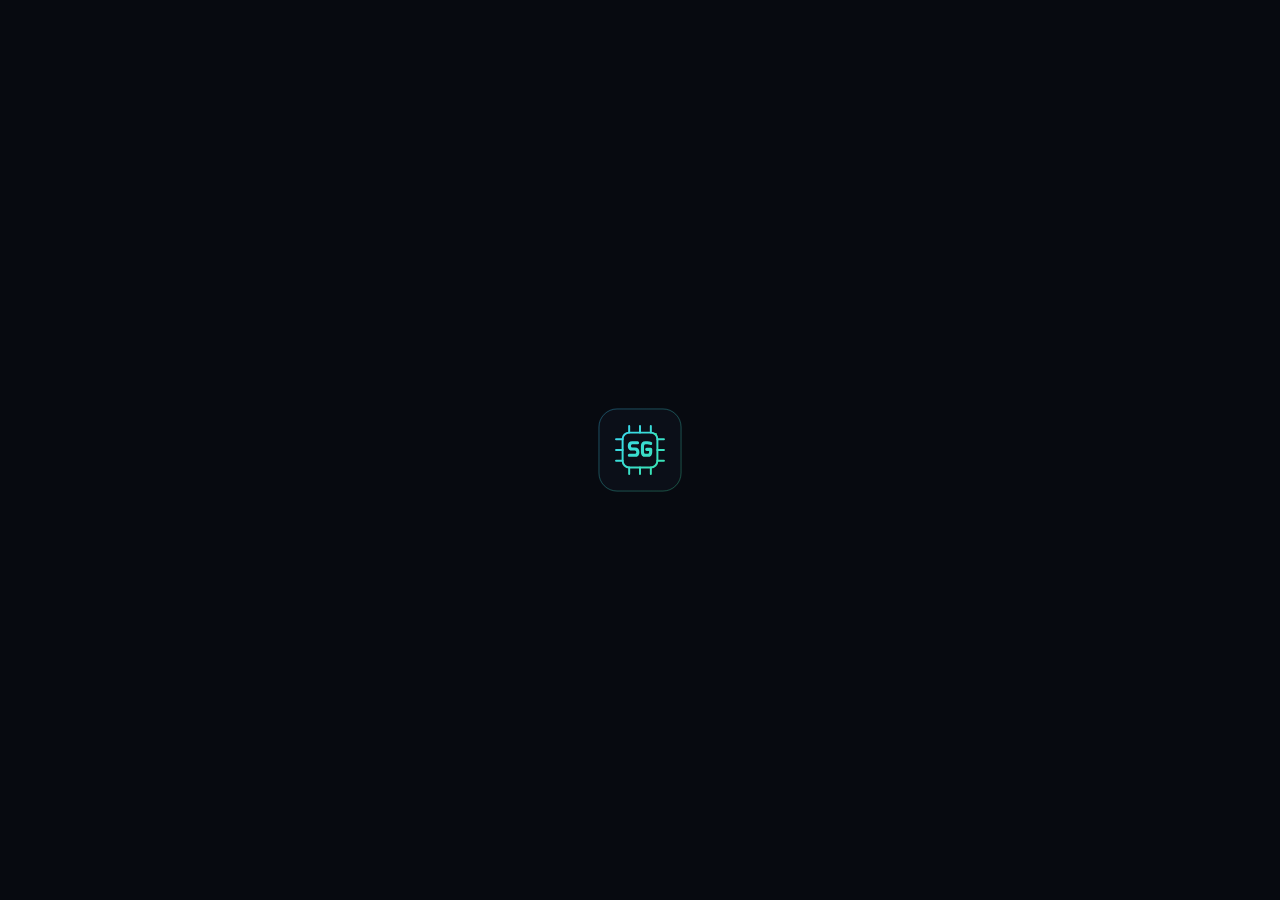
<file: index.html>
<!DOCTYPE html>
<html lang="ar" dir="rtl">
<head>
<meta charset="UTF-8">
<meta name="viewport" content="width=device-width, initial-scale=1, viewport-fit=cover">
<title>تسجيل الدخول | مختبر الإلكترونيات والحاسوب — SG</title>
<meta name="description" content="مختبر الإلكترونيات والحاسوب — صالح غره. تسجيل الدخول للطلاب والمعلم.">
<meta name="theme-color" content="#070a10">
<meta name="color-scheme" content="dark">
<meta name="mobile-web-app-capable" content="yes">
<meta name="apple-mobile-web-app-capable" content="yes">
<meta name="apple-mobile-web-app-status-bar-style" content="black-translucent">
<meta property="og:type" content="website">
<meta property="og:title" content="مختبر الإلكترونيات والحاسوب — صالح غره">
<meta property="og:description" content="Electronics · Arduino · ESP32 · Programming">
<meta property="og:image" content="og-image.png">
<meta property="og:image:width" content="1200"><meta property="og:image:height" content="630">
<meta name="twitter:card" content="summary_large_image">
<meta name="twitter:image" content="og-image.png">
<link rel="manifest" href="manifest.webmanifest">
<link rel="icon" type="image/svg+xml" href="favicon.svg">
<link rel="icon" type="image/png" sizes="32x32" href="favicon-32.png">
<link rel="apple-touch-icon" href="apple-touch-icon.png">
<link rel="preconnect" href="https://fonts.googleapis.com"><link rel="preconnect" href="https://fonts.gstatic.com" crossorigin>
<link href="https://fonts.googleapis.com/css2?family=Tajawal:wght@400;500;700;800&family=JetBrains+Mono:wght@400;600&display=swap" rel="stylesheet">
<style>
:root{--bg:#070a10;--bg-soft:#0b0f18;--surface:#0f1523;--surface-2:#141c2e;--cyan:#3ad6ff;--green:#39e6a0;--amber:#ffb545;--red:#ff6b6b;--text:#eaf2fb;--muted:#8fa0ba;--line:rgba(143,160,186,.18)}
*{box-sizing:border-box;margin:0}
html,body{min-height:100%}
body{background:var(--bg);color:var(--text);font-family:'Tajawal',system-ui,sans-serif;display:flex;align-items:center;justify-content:center;padding:20px;min-height:100vh;min-height:100dvh;position:relative;overflow-x:hidden}
body::before{content:"";position:fixed;inset:0;background-image:linear-gradient(rgba(58,214,255,.05) 1px,transparent 1px),linear-gradient(90deg,rgba(58,214,255,.05) 1px,transparent 1px);background-size:44px 44px;mask-image:radial-gradient(ellipse at center,#000 30%,transparent 75%);-webkit-mask-image:radial-gradient(ellipse at center,#000 30%,transparent 75%);pointer-events:none}
.glow{position:fixed;width:520px;height:520px;border-radius:50%;filter:blur(10px);pointer-events:none}
.g1{top:-220px;right:-160px;background:radial-gradient(circle,rgba(58,214,255,.16),transparent 65%)}
.g2{bottom:-240px;left:-180px;background:radial-gradient(circle,rgba(57,230,160,.12),transparent 65%)}
.card{position:relative;width:100%;max-width:420px;background:linear-gradient(180deg,var(--surface),var(--bg-soft));border:1px solid var(--line);border-radius:22px;padding:34px 28px 26px;box-shadow:0 24px 70px rgba(0,0,0,.55),0 0 0 1px rgba(58,214,255,.04) inset}
.logo{display:block;width:104px;height:104px;margin:0 auto 14px;filter:drop-shadow(0 0 22px rgba(58,214,255,.28))}
h1{font-size:1.45rem;text-align:center;font-weight:800;line-height:1.35}
h1 span{background:linear-gradient(90deg,var(--cyan),var(--green));-webkit-background-clip:text;background-clip:text;color:transparent}
.sub{text-align:center;color:var(--muted);font-size:.86rem;margin:6px 0 22px;font-family:'JetBrains Mono',monospace;letter-spacing:.08em;direction:ltr}
label{display:block;font-size:.9rem;color:var(--muted);margin:14px 0 6px}
.field{position:relative}
input{width:100%;background:var(--bg);border:1px solid var(--line);border-radius:12px;padding:13px 14px;color:var(--text);font:inherit;font-size:1.05rem;outline:none;transition:border-color .15s,box-shadow .15s;direction:ltr;text-align:left}
input::placeholder{color:#5b6a82;direction:rtl}
input:focus{border-color:var(--cyan);box-shadow:0 0 0 3px rgba(58,214,255,.14)}
.eye{position:absolute;top:50%;left:8px;transform:translateY(-50%);background:none;border:0;color:var(--muted);padding:8px;cursor:pointer;font-size:1.05rem}
#c{padding-left:44px}
.btn{width:100%;margin-top:20px;border:0;border-radius:12px;padding:14px;font:inherit;font-size:1.05rem;font-weight:800;color:#04141c;cursor:pointer;background:linear-gradient(135deg,var(--cyan),var(--green));box-shadow:0 8px 24px rgba(58,214,255,.22);transition:transform .12s,filter .12s,opacity .12s}
.btn:hover{filter:brightness(1.06)}.btn:active{transform:translateY(1px)}
.btn[disabled]{opacity:.55;cursor:not-allowed;filter:grayscale(.3)}
.msg{min-height:22px;margin-top:14px;text-align:center;font-size:.92rem;line-height:1.5}
.msg.err{color:var(--red)}.msg.warn{color:var(--amber)}.msg.ok{color:var(--green)}
.alt{display:block;width:100%;margin-top:14px;background:none;border:1px solid var(--line);border-radius:12px;padding:12px;color:var(--text);font:inherit;font-size:.98rem;cursor:pointer}
.alt:hover{border-color:var(--cyan);color:var(--cyan)}
.foot{margin-top:18px;text-align:center;color:#5b6a82;font-size:.78rem}
.spin{display:inline-block;width:15px;height:15px;border:2px solid rgba(4,20,28,.35);border-top-color:#04141c;border-radius:50%;animation:s .7s linear infinite;vertical-align:-2px;margin-inline-start:8px}
@keyframes s{to{transform:rotate(360deg)}}
.boot{position:fixed;inset:0;background:var(--bg);display:flex;align-items:center;justify-content:center;z-index:9;transition:opacity .25s}
.boot img{width:84px;height:84px;animation:p 1.3s ease-in-out infinite}
@keyframes p{50%{transform:scale(.93);opacity:.7}}
@media (prefers-reduced-motion:reduce){.boot img,.spin{animation:none}}
</style>
</head>
<body>
<div class="boot" id="boot"><img src="logo.svg" alt=""></div>
<div class="glow g1"></div><div class="glow g2"></div>
<main class="card">
  <img class="logo" src="logo.svg" alt="شعار SG">
  <h1>مختبر الإلكترونيات<br><span>والحاسوب الرقمي</span></h1>
  <div class="sub">SG · ELECTRONICS &amp; CS LAB</div>
  <form id="f" autocomplete="on" novalidate>
    <label for="u">اسم المستخدم (أو كود المعلم)</label>
    <input id="u" name="username" type="text" inputmode="text" autocomplete="username" autocapitalize="none" autocorrect="off" spellcheck="false" placeholder="اكتب هنا" maxlength="80">
    <label for="c">الكود</label>
    <div class="field">
      <input id="c" name="password" type="password" autocomplete="current-password" autocapitalize="none" autocorrect="off" spellcheck="false" placeholder="••••••" maxlength="80">
      <button type="button" class="eye" id="eye" aria-label="إظهار الكود">👁</button>
    </div>
    <button class="btn" id="go" type="submit">دخول</button>
    <div class="msg" id="msg" role="status" aria-live="polite"></div>
  </form>
  <button type="button" class="alt" id="vis">أو تصفّح الموقع كزائر ←</button>
  <div class="foot">ينتهي دخولك عند إغلاق المتصفح، وسيُطلب الكود من جديد</div>
</main>
<script>
(function () {
  'use strict';
  var API = null, $ = function (id) { return document.getElementById(id); };
  var msg = $('msg'), go = $('go'), lockTimer = null;
  function say(t, k) { msg.className = 'msg ' + (k || ''); msg.textContent = t || ''; }
  function ls(k, v) { try { if (v === undefined) return localStorage.getItem(k); if (v === null) localStorage.removeItem(k); else localStorage.setItem(k, v); } catch (e) {} }
  /* علامة الجلسة: تُمسح تلقائياً عند إغلاق التبويب/المتصفح، فيُطلب الكود من جديد */
  function live(v) { try { if (v === undefined) return sessionStorage.getItem('sg_live') === '1'; sessionStorage.setItem('sg_live', '1'); } catch (e) {} }
  function clearLogin() { ls('sg_token', null); ls('sg_role', null); ls('sg_name', null); }
  function hideBoot() { var b = $('boot'); b.style.opacity = 0; setTimeout(function () { b.remove(); }, 260); }

  $('eye').onclick = function () { var c = $('c'); c.type = c.type === 'password' ? 'text' : 'password'; };

  function lock(sec) {
    clearInterval(lockTimer); var end = Date.now() + sec * 1000; go.disabled = true;
    (function tick() {
      var left = Math.max(0, Math.ceil((end - Date.now()) / 1000));
      if (!left) { clearInterval(lockTimer); go.disabled = false; say('يمكنك المحاولة الآن.', 'ok'); return; }
      say('محاولات خاطئة كثيرة. انتظر ' + Math.floor(left / 60) + ':' + String(left % 60).padStart(2, '0') + ' ثم حاول من جديد.', 'warn');
    })();
    lockTimer = setInterval(function () { var l = Math.max(0, Math.ceil((end - Date.now()) / 1000)); if (!l) { clearInterval(lockTimer); go.disabled = false; say('يمكنك المحاولة الآن.', 'ok'); } else say('محاولات خاطئة كثيرة. انتظر ' + Math.floor(l / 60) + ':' + String(l % 60).padStart(2, '0') + ' ثم حاول من جديد.', 'warn'); }, 1000);
  }

  function ask(sw, data) {
    return new Promise(function (res, rej) {
      var ch = new MessageChannel(), t = setTimeout(function () { rej(new Error('sw-timeout')); }, 8000);
      ch.port1.onmessage = function (e) { clearTimeout(t); res(e.data); };
      sw.postMessage(data, [ch.port2]);
    });
  }
  function ready() {
    if (!('serviceWorker' in navigator)) return Promise.reject(new Error('nosw'));
    return navigator.serviceWorker.register('sw.js').then(function () { return navigator.serviceWorker.ready; });
  }
  function enter() { location.replace('app.html'); }

  /* الموقع مفتوح للجميع: بلا جلسة يدخل الزائر مباشرة (نسخة الطالب بلا حصص المعلم).
     نموذج الدخول يظهر فقط عند فتح الرابط ?login=1 أو الضغط على «دخول» داخل الموقع. */
  var wantLogin = /[?&]login\b/.test(location.search) || location.hash === '#login';
  function visitorEntry() {
    if (wantLogin) return hideBoot();
    ready().then(enter, function () { hideBoot(); say('تعذّر فتح الموقع على هذا المتصفح. جرّب Chrome أو Safari حديث، وتأكد أنك لا تتصفح بوضع خاص.', 'err'); });
  }
  $('vis').onclick = function () { ready().then(enter, function () { say('تعذّر فتح الموقع على هذا المتصفح.', 'err'); }); };

  function boot() {
    var tok = ls('sg_token');
    if (!tok) return visitorEntry();
    /* جلسة متصفح جديدة؟ (لا علامة في هذا التبويب) → اسأل الـ SW إن كان تبويب آخر ما زال مسجّلاً، وإلا ادخل كزائر */
    if (!live()) {
      return ready().then(function (reg) { return ask(reg.active, { type: 'alive' }); }).then(function (r) {
        if (r && r.alive) { live(1); check(tok); } else { clearLogin(); visitorEntry(); }
      }, function () { clearLogin(); visitorEntry(); });
    }
    check(tok);
  }
  function check(tok) {
    fetch(API + '/me', { headers: { 'x-sg-token': tok } }).then(function (r) {
      if (r.status === 401) { ls('sg_token', null); ls('sg_role', null); visitorEntry(); return; }
      return r.json().then(function (j) { ls('sg_role', j.role); ls('sg_name', j.name); ready().then(function (reg) { return ask(reg.active, { type: 'login', token: tok, role: j.role }); }).then(enter, enter); });
    }).catch(function () { /* بدون إنترنت: ادخل بالنسخة المحفوظة */ if (ls('sg_role')) enter(); else visitorEntry(); });
  }

  $('f').addEventListener('submit', function (ev) {
    ev.preventDefault();
    var u = $('u').value.trim(), c = $('c').value.trim();
    if (!u && !c) return say('أدخل اسم المستخدم والكود.', 'err');
    go.disabled = true; go.innerHTML = 'جارٍ التحقق<span class="spin"></span>'; say('');
    fetch(API + '/login', { method: 'POST', headers: { 'Content-Type': 'application/json' }, body: JSON.stringify({ u: u, c: c }) })
      .then(function (r) { return r.json().then(function (j) { return { s: r.status, j: j }; }); })
      .then(function (x) {
        if (x.s === 200) {
          return ready().then(function (reg) { return ask(reg.active, { type: 'login', token: x.j.token, role: x.j.role }); }).then(function () {
            ls('sg_token', x.j.token); ls('sg_role', x.j.role); ls('sg_name', x.j.name); live(1);
            say('تم الدخول ✔', 'ok'); enter();
          }, function () { say('تعذّر تجهيز الموقع على هذا المتصفح. جرّب Chrome أو Safari حديث، وتأكد أنك لا تتصفح بوضع خاص.', 'err'); go.disabled = false; go.textContent = 'دخول'; });
        }
        go.textContent = 'دخول';
        if (x.s === 429) { lock(x.j.retry_after || 120); return; }
        go.disabled = false; say(x.j.message || 'تعذّر الدخول.', 'err');
      })
      .catch(function () { go.disabled = false; go.textContent = 'دخول'; say('لا يوجد اتصال بالخادم. تحقق من الإنترنت وحاول مجدداً.', 'err'); });
  });

  fetch('config.js').then(function (r) { return r.text(); }).then(function (t) {
    var m = t.match(/API:\s*'([^']+)'/); API = m && m[1];
    if (!API) throw 0; boot();
  }).catch(function () { hideBoot(); say('خطأ في إعدادات الموقع (config.js).', 'err'); });
})();
</script>
</body>
</html>
</file>
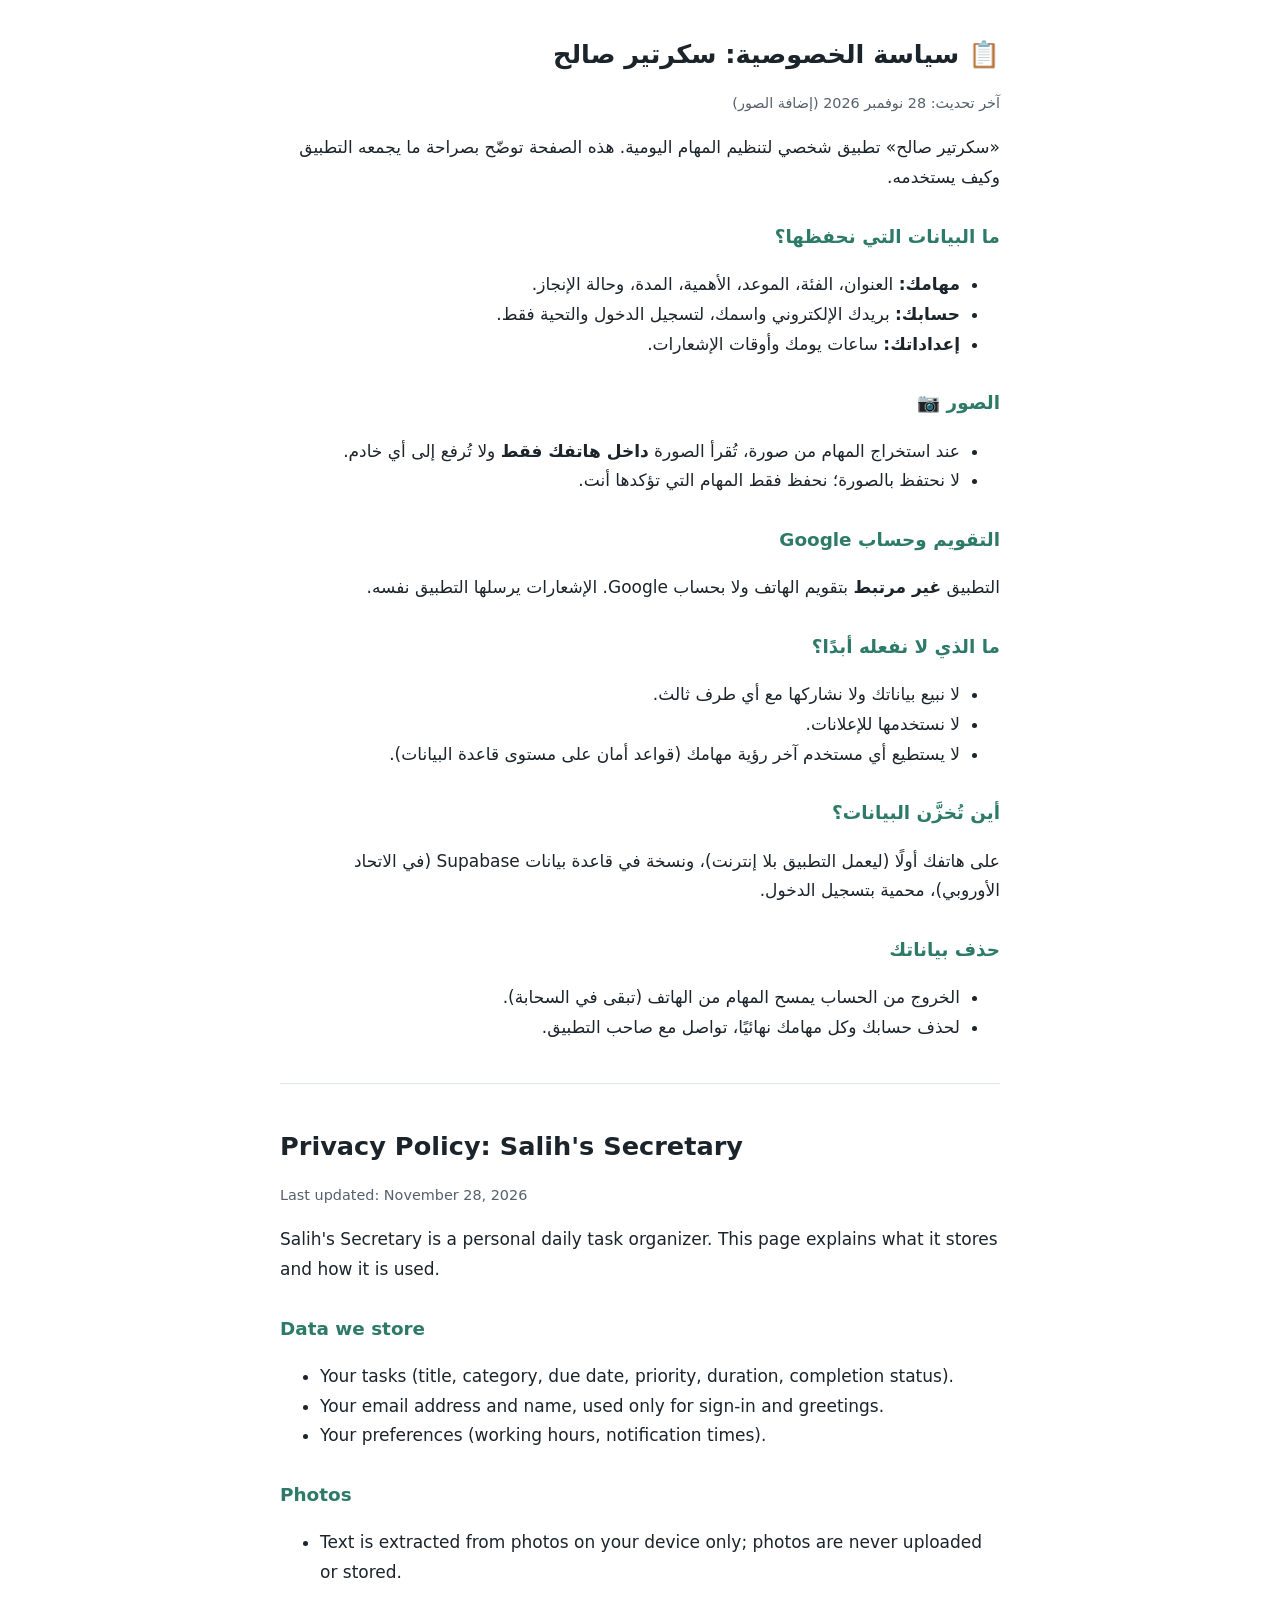
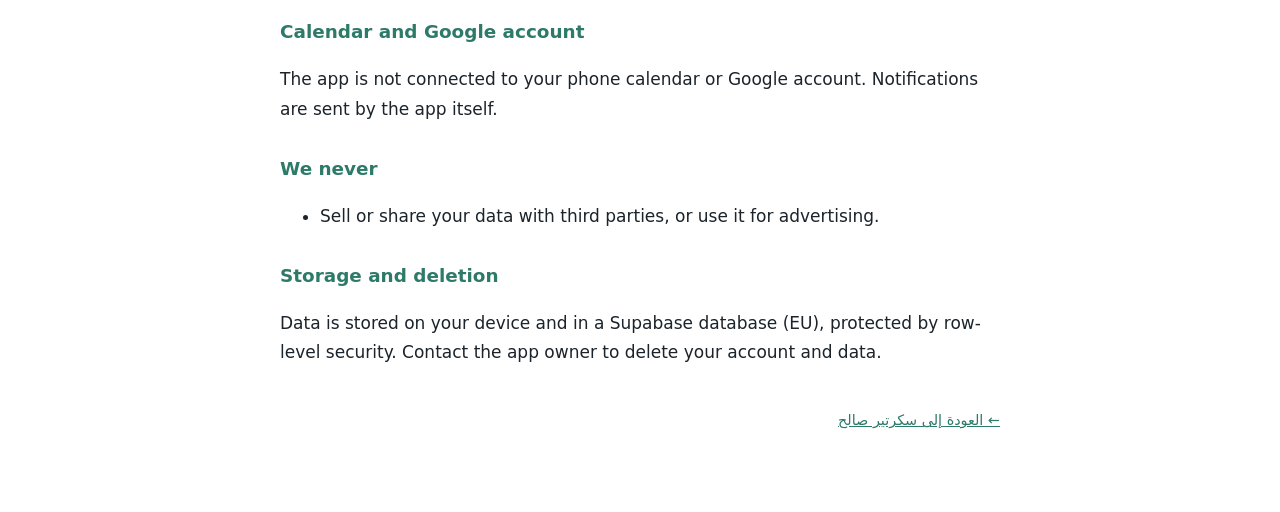
<file: secretary/privacy.html>
<!doctype html>
<html lang="ar" dir="rtl">
<head>
<meta charset="utf-8">
<meta name="viewport" content="width=device-width, initial-scale=1">
<title>سياسة الخصوصية · سكرتير صالح</title>
<meta name="color-scheme" content="dark light">
<style>
  /* صفحة سياسة الخصوصية: يطلبها Google قبل نشر التطبيق (Branding) */
  :root { --bg: #0f1419; --text: #e6edf3; --muted: #8b98a5; --accent: #5fb3a1; --line: #2c3742; }
  @media (prefers-color-scheme: light) { :root { --bg: #ffffff; --text: #1b232b; --muted: #55606b; --accent: #2d7a69; --line: #dde3e8; } }
  body { margin: 0; background: var(--bg); color: var(--text); font: 17px/1.75 system-ui, sans-serif; }
  main { max-width: 720px; margin: 0 auto; padding: 32px 16px 64px; }
  h1 { font-size: 1.6rem; margin: 0 0 4px; }
  h2 { font-size: 1.15rem; margin: 28px 0 8px; color: var(--accent); }
  p, li { color: var(--text); }
  .muted { color: var(--muted); font-size: .9rem; }
  hr { border: 0; border-top: 1px solid var(--line); margin: 40px 0; }
  [lang="en"] { direction: ltr; text-align: left; }
  a { color: var(--accent); }
</style>
</head>
<body>
<main>
  <h1>📋 سياسة الخصوصية: سكرتير صالح</h1>
  <p class="muted">آخر تحديث: 28 نوفمبر 2026 (إضافة الصور)</p>

  <p>«سكرتير صالح» تطبيق شخصي لتنظيم المهام اليومية. هذه الصفحة توضّح بصراحة ما يجمعه التطبيق وكيف يستخدمه.</p>

  <h2>ما البيانات التي نحفظها؟</h2>
  <ul>
    <li><b>مهامك:</b> العنوان، الفئة، الموعد، الأهمية، المدة، وحالة الإنجاز.</li>
    <li><b>حسابك:</b> بريدك الإلكتروني واسمك، لتسجيل الدخول والتحية فقط.</li>
    <li><b>إعداداتك:</b> ساعات يومك وأوقات الإشعارات.</li>
  </ul>

  <h2>الصور 📷</h2>
  <ul>
    <li>عند استخراج المهام من صورة، تُقرأ الصورة <b>داخل هاتفك فقط</b> ولا تُرفع إلى أي خادم.</li>
    <li>لا نحتفظ بالصورة؛ نحفظ فقط المهام التي تؤكدها أنت.</li>
  </ul>

  <h2>التقويم وحساب Google</h2>
  <p>التطبيق <b>غير مرتبط</b> بتقويم الهاتف ولا بحساب Google. الإشعارات يرسلها التطبيق نفسه.</p>

  <h2>ما الذي لا نفعله أبدًا؟</h2>
  <ul>
    <li>لا نبيع بياناتك ولا نشاركها مع أي طرف ثالث.</li>
    <li>لا نستخدمها للإعلانات.</li>
    <li>لا يستطيع أي مستخدم آخر رؤية مهامك (قواعد أمان على مستوى قاعدة البيانات).</li>
  </ul>

  <h2>أين تُخزَّن البيانات؟</h2>
  <p>على هاتفك أولًا (ليعمل التطبيق بلا إنترنت)، ونسخة في قاعدة بيانات Supabase (في الاتحاد الأوروبي)، محمية بتسجيل الدخول.</p>

  <h2>حذف بياناتك</h2>
  <ul>
    <li>الخروج من الحساب يمسح المهام من الهاتف (تبقى في السحابة).</li>
    <li>لحذف حسابك وكل مهامك نهائيًا، تواصل مع صاحب التطبيق.</li>
  </ul>

  <hr>

  <section lang="en">
    <h1>Privacy Policy: Salih's Secretary</h1>
    <p class="muted">Last updated: November 28, 2026</p>
    <p>Salih's Secretary is a personal daily task organizer. This page explains what it stores and how it is used.</p>
    <h2>Data we store</h2>
    <ul>
      <li>Your tasks (title, category, due date, priority, duration, completion status).</li>
      <li>Your email address and name, used only for sign-in and greetings.</li>
      <li>Your preferences (working hours, notification times).</li>
    </ul>
    <h2>Photos</h2>
    <ul><li>Text is extracted from photos on your device only; photos are never uploaded or stored.</li></ul>
    <h2>Calendar and Google account</h2>
    <p>The app is not connected to your phone calendar or Google account. Notifications are sent by the app itself.</p>
    <h2>We never</h2>
    <ul><li>Sell or share your data with third parties, or use it for advertising.</li></ul>
    <h2>Storage and deletion</h2>
    <p>Data is stored on your device and in a Supabase database (EU), protected by row-level security. Contact the app owner to delete your account and data.</p>
  </section>

  <p class="muted" style="margin-top:40px"><a href="./">← العودة إلى سكرتير صالح</a></p>
</main>
</body>
</html>
</file>
